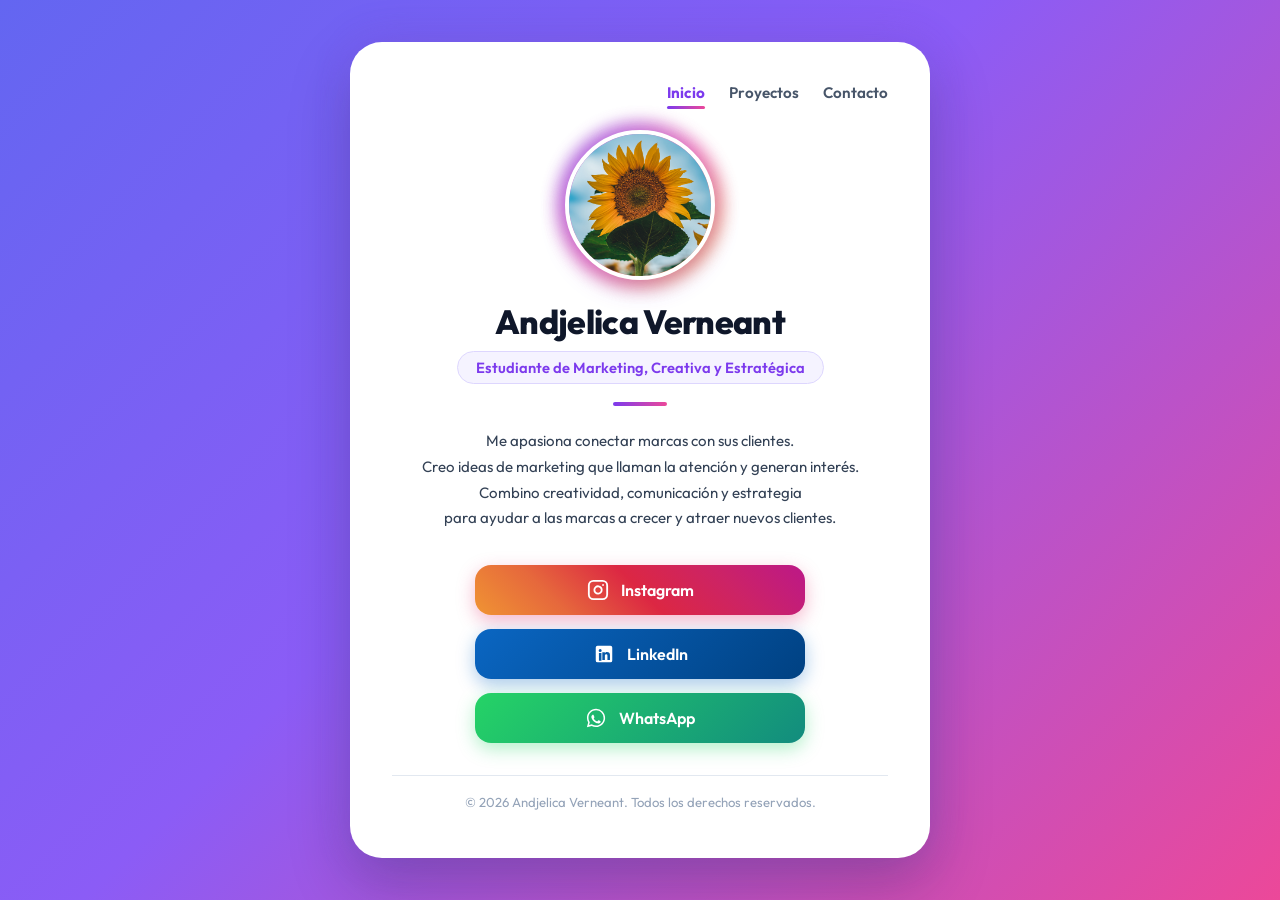
<file: index.html>
<!DOCTYPE html>
<html lang="es">

<head>
    <meta charset="UTF-8">
    <meta name="viewport" content="width=device-width, initial-scale=1.0">
    <title>Andjelica Verneant - Portafolio</title>

    <!-- Vinculación de estilos CSS -->
    <link rel="stylesheet" href="css/style.css">

    <!-- Tipografía Google Fonts: Outfit -->
    <link rel="preconnect" href="https://fonts.googleapis.com">
    <link rel="preconnect" href="https://fonts.gstatic.com" crossorigin>
    <link href="https://fonts.googleapis.com/css2?family=Outfit:wght@300;400;500;600;700&display=swap" rel="stylesheet">

    <!-- Librería de animaciones AOS (Animate On Scroll) -->
    <link rel="stylesheet" href="https://unpkg.com/aos@next/dist/aos.css" />
</head>

<body>

    <!-- TARJETA PRINCIPAL (CARD) -->
    <main class="card" data-aos="fade-up" data-aos-duration="700">

        <!-- 1. MENÚ DE NAVEGACIÓN SUPERIOR -->
        <nav class="nav-menu">
            <ul>
                <li><a href="index.html" class="active">Inicio</a></li>
                <li><a href="proyectos.html">Proyectos</a></li>
                <li><a href="contacto.html">Contacto</a></li>
            </ul>
        </nav>

        <!-- 2. AVATAR / FOTO DE PERFIL -->
        <div class="avatar-container" data-aos="zoom-in" data-aos-delay="200">
            <img src="img/avatar.jpg" alt="Foto de perfil de Andjelica Verneant" class="avatar-img">
        </div>

        <!-- 3. INFORMACIÓN PERSONAL Y BIOGRAFÍA -->
        <header data-aos="fade-up" data-aos-delay="300">
            <h1 class="profile-name">Andjelica Verneant</h1>
            <p class="profile-tagline">Estudiante de Marketing, Creativa y Estratégica</p>
            <div class="accent-line"></div>
        </header>

        <section class="profile-bio" data-aos="fade-up" data-aos-delay="400">
            <p>
                Me apasiona conectar marcas con sus clientes.<br>
                Creo ideas de marketing que llaman la atención y generan interés.<br>
                Combino creatividad, comunicación y estrategia<br>
                para ayudar a las marcas a crecer y atraer nuevos clientes.
            </p>
        </section>
        <!-- 4. ENLACES Y REDES SOCIALES -->
        <section class="social-links" data-aos="fade-up" data-aos-delay="500">
            <a href="https://instagram.com" target="_blank" rel="noopener noreferrer" class="social-btn">
                <!-- Icono de Instagram -->
                <svg class="icon" viewBox="0 0 24 24" fill="none" stroke="currentColor" stroke-width="2"
                    stroke-linecap="round" stroke-linejoin="round">
                    <rect x="2" y="2" width="20" height="20" rx="5" ry="5"></rect>
                    <path d="M16 11.37A4 4 0 1 1 12.63 8 4 4 0 0 1 16 11.37z"></path>
                    <line x1="17.5" y1="6.5" x2="17.51" y2="6.5"></line>
                </svg>
                <span>Instagram</span>
            </a>

            <a href="https://linkedin.com" target="_blank" rel="noopener noreferrer" class="social-btn">
                <!-- Icono de LinkedIn -->
                <svg class="icon icon-linkedin" viewBox="0 0 24 24" fill="currentColor">
                    <path
                        d="M19 3a2 2 0 0 1 2 2v14a2 2 0 0 1-2 2H5a2 2 0 0 1-2-2V5a2 2 0 0 1 2-2h14m-.5 15.5v-5.3a3.26 3.26 0 0 0-3.26-3.26c-.85 0-1.84.52-2.28 1.3v-1.11h-2.79v8.37h2.79v-4.93c0-.77.62-1.4 1.39-1.4a1.4 1.4 0 0 1 1.4 1.4v4.93h2.75M6.46 10.9v8.37H9.2V10.9H6.46M7.83 6.45a1.64 1.64 0 1 0 0 3.28 1.64 1.64 0 0 0 0-3.28z" />
                </svg>
                <span>LinkedIn</span>
            </a>

            <a href="https://whatsapp.com" target="_blank" rel="noopener noreferrer" class="social-btn">
                <!-- Icono de WhatsApp -->
                <svg class="icon" viewBox="0 0 24 24" fill="currentColor">
                    <path
                        d="M12.04 2c-5.46 0-9.91 4.45-9.91 9.91 0 1.75.46 3.45 1.32 4.95L2.05 22l5.25-1.38c1.45.79 3.08 1.21 4.74 1.21 5.46 0 9.91-4.45 9.91-9.91 0-2.65-1.03-5.14-2.9-7.01A9.816 9.816 0 0 0 12.04 2zm.01 1.67c2.2 0 4.26.86 5.82 2.42a8.225 8.225 0 0 1 2.41 5.83c0 4.54-3.7 8.24-8.24 8.24-1.48 0-2.93-.4-4.2-1.15l-.3-.18-3.12.82.83-3.04-.2-.31a8.196 8.196 0 0 1-1.26-4.38c0-4.54 3.7-8.24 8.24-8.24zm4.52 11.64c-.25-.13-1.47-.72-1.7-.81-.23-.08-.39-.13-.56.13-.17.25-.64.81-.79.97-.14.17-.29.19-.54.06-.25-.13-1.06-.39-2.02-1.25-.75-.67-1.26-1.5-1.41-1.75-.14-.25-.02-.39.11-.51.11-.11.25-.29.37-.44.13-.14.17-.25.25-.42.08-.17.04-.31-.02-.44-.06-.13-.56-1.35-.77-1.85-.2-.49-.41-.42-.56-.43h-.48c-.17 0-.44.06-.67.31-.23.25-.87.85-.87 2.08 0 1.23.89 2.42 1.02 2.59.13.17 1.76 2.69 4.27 3.77.6.26 1.07.41 1.43.53.6.19 1.15.16 1.58.1.48-.07 1.47-.6 1.68-1.18.21-.58.21-1.07.15-1.18-.07-.1-.23-.17-.48-.3z" />
                </svg>
                <span>WhatsApp</span>
            </a>
        </section>

        <!-- 5. PIE DE PÁGINA / FOOTER SEMÁNTICO -->
        <footer class="card-footer">
            <p>&copy; 2026 Andjelica Verneant. Todos los derechos reservados.</p>
        </footer>

    </main>

    <!-- Librería AOS para animaciones dinámicas -->
    <script src="https://unpkg.com/aos@next/dist/aos.js"></script>
    <script>
        AOS.init({
            duration: 800,
            once: true
        });
    </script>
</body>

</html>
</file>
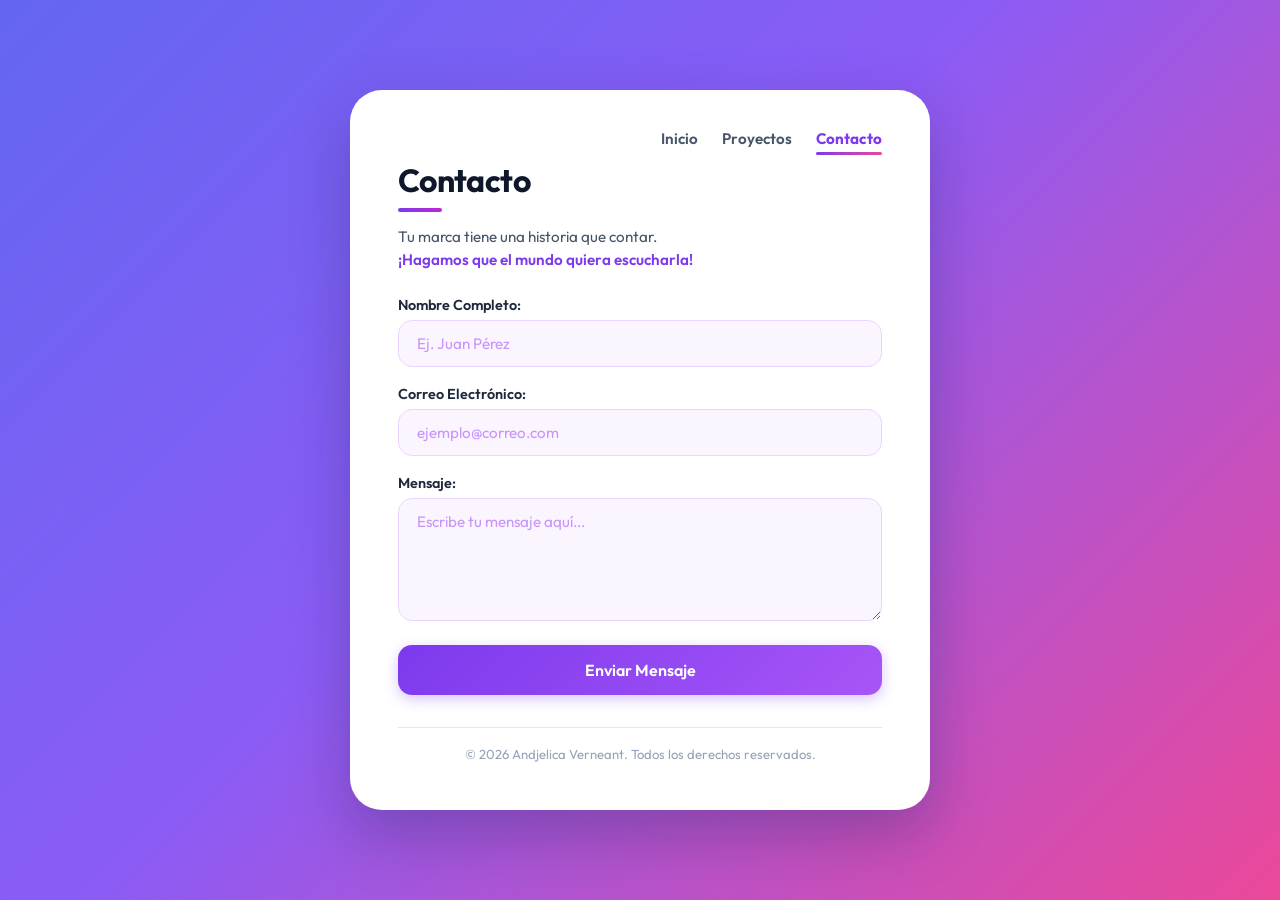
<file: contacto.html>
<!DOCTYPE html>
<html lang="es">

<head>
    <meta charset="UTF-8">
    <meta name="viewport" content="width=device-width, initial-scale=1.0">
    <title>Contacto - Andjelica Verneant</title>

    <!-- Vinculación de estilos CSS compartidos -->
    <link rel="stylesheet" href="css/style.css">

    <!-- Tipografía Google Fonts: Outfit -->
    <link rel="preconnect" href="https://fonts.googleapis.com">
    <link rel="preconnect" href="https://fonts.gstatic.com" crossorigin>
    <link href="https://fonts.googleapis.com/css2?family=Outfit:wght@300;400;500;600;700&display=swap" rel="stylesheet">

    <!-- Librería de animaciones AOS (Animate On Scroll) -->
    <link rel="stylesheet" href="https://unpkg.com/aos@next/dist/aos.css" />
</head>

<body>

    <!-- TARJETA PRINCIPAL (CARD) -->
    <main class="card card-contact" data-aos="fade-up" data-aos-duration="700">

        <!-- 1. MENÚ DE NAVEGACIÓN SUPERIOR -->
        <nav class="nav-menu">
            <ul>
                <li><a href="index.html">Inicio</a></li>
                <li><a href="proyectos.html">Proyectos</a></li>
                <li><a href="contacto.html" class="active">Contacto</a></li>
            </ul>
        </nav>

        <!-- 2. ENCABEZADO DE LA SECCIÓN DE CONTACTO -->
        <header class="contact-header" data-aos="fade-down" data-aos-delay="200">
            <h1 class="contact-title">Contacto</h1>
            <div class="accent-line contact-accent-line"></div>
            <p class="contact-subtitle">Tu marca tiene una historia que contar.<br><strong>¡Hagamos que el mundo quiera escucharla!</strong></p>
        </header>

        <!-- 3. FORMULARIO DE CONTACTO -->
        <form action="#" method="POST" class="contact-form" data-aos="zoom-in" data-aos-delay="300">
            <div class="form-group">
                <label for="username">Nombre Completo:</label>
                <input type="text" id="username" name="username" placeholder="Ej. Juan Pérez" required>
            </div>

            <div class="form-group">
                <label for="email">Correo Electrónico:</label>
                <input type="email" id="email" name="email" placeholder="ejemplo@correo.com" required>
            </div>

            <div class="form-group">
                <label for="message">Mensaje:</label>
                <textarea id="message" name="message" rows="5" placeholder="Escribe tu mensaje aquí..." required></textarea>
            </div>

            <button type="submit" class="btn-submit">Enviar Mensaje</button>
        </form>

        <!-- 4. PIE DE PÁGINA / FOOTER SEMÁNTICO -->
        <footer class="card-footer">
            <p>&copy; 2026 Andjelica Verneant. Todos los derechos reservados.</p>
        </footer>

    </main>

    <!-- Librería AOS para animaciones dinámicas -->
    <script src="https://unpkg.com/aos@next/dist/aos.js"></script>
    <script>
        AOS.init({
            duration: 800,
            once: true
        });
    </script>
</body>

</html>
</file>
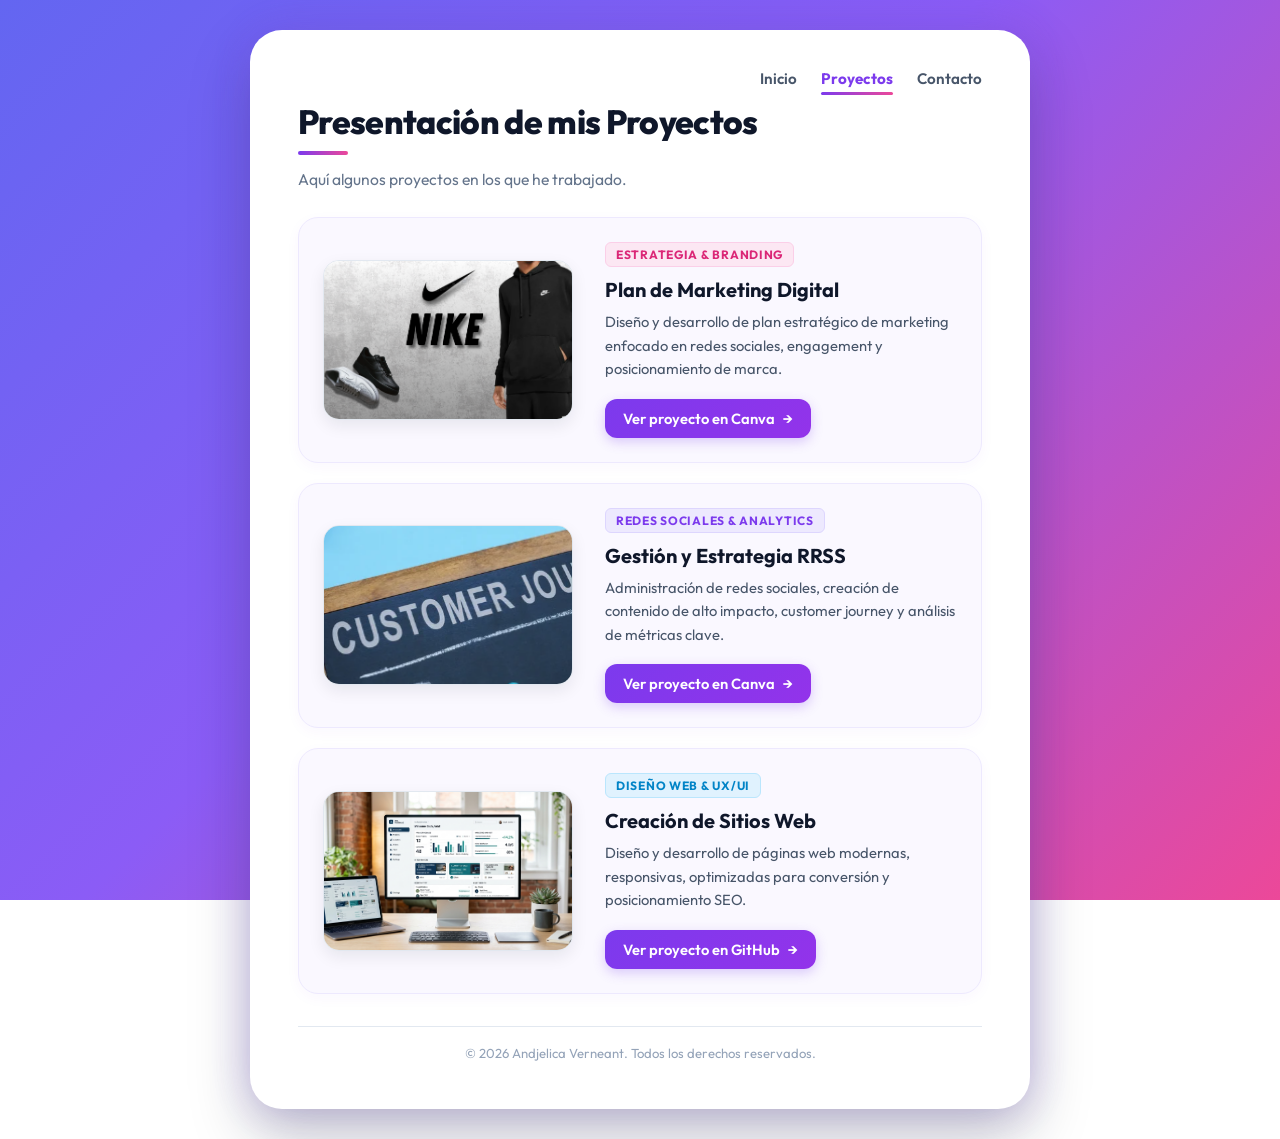
<file: proyectos.html>
<!DOCTYPE html>
<html lang="es">

<head>
    <meta charset="UTF-8">
    <meta name="viewport" content="width=device-width, initial-scale=1.0">
    <title>Proyectos - Andjelica Verneant</title>

    <!-- Vinculación de estilos CSS compartidos -->
    <link rel="stylesheet" href="css/style.css">

    <!-- Tipografía Google Fonts: Outfit -->
    <link rel="preconnect" href="https://fonts.googleapis.com">
    <link rel="preconnect" href="https://fonts.gstatic.com" crossorigin>
    <link href="https://fonts.googleapis.com/css2?family=Outfit:wght@300;400;500;600;700&display=swap" rel="stylesheet">

    <!-- Librería de animaciones AOS (Animate On Scroll) -->
    <link rel="stylesheet" href="https://unpkg.com/aos@next/dist/aos.css" />
</head>

<body>

    <!-- TARJETA PRINCIPAL (CARD) -->
    <main class="card card-projects" data-aos="fade-up" data-aos-duration="700">

        <!-- 1. MENÚ DE NAVEGACIÓN SUPERIOR -->
        <nav class="nav-menu">
            <ul>
                <li><a href="index.html">Inicio</a></li>
                <li><a href="proyectos.html" class="active">Proyectos</a></li>
                <li><a href="contacto.html">Contacto</a></li>
            </ul>
        </nav>

        <!-- 2. ENCABEZADO DE LA SECCIÓN DE PROYECTOS -->
        <header class="projects-header" data-aos="fade-down" data-aos-delay="200">
            <h1 class="projects-title">Presentación de mis Proyectos</h1>
            <div class="accent-line project-accent-line"></div>
            <p class="projects-subtitle">Aquí algunos proyectos en los que he trabajado.</p>
        </header>

        <!-- 3. LISTA DE PROYECTOS -->
        <section class="projects-list">

            <!-- Proyecto 1: Plan de marketing -->
            <article class="project-item" data-aos="fade-up" data-aos-delay="300">
                <div class="project-image-container">
                    <img src="img/proyecto1.png" alt="Mockup de Plan de Marketing Nike"
                        class="project-img">
                </div>
                <div class="project-info">
                    <span class="project-tag tag-marketing">Estrategia & Branding</span>
                    <h2 class="project-name">Plan de Marketing Digital</h2>
                    <p class="project-desc">
                        Diseño y desarrollo de plan estratégico de marketing enfocado en redes sociales, engagement y posicionamiento de marca.
                    </p>
                    <a href="https://www.canva.com/design/DAHMwsQOOeo/CcwUAXFM3NVBeuFpCrg8dg/edit" target="_blank" rel="noopener noreferrer" class="project-link">
                        Ver proyecto en Canva <span class="arrow">&rarr;</span>
                    </a>
                </div>
            </article>

            <!-- Proyecto 2: Gestión RRSS -->
            <article class="project-item" data-aos="fade-up" data-aos-delay="400">
                <div class="project-image-container">
                    <img src="img/proyecto2.png" alt="Customer Journey y Gestión de RRSS" class="project-img">
                </div>
                <div class="project-info">
                    <span class="project-tag tag-rrss">Redes Sociales & Analytics</span>
                    <h2 class="project-name">Gestión y Estrategia RRSS</h2>
                    <p class="project-desc">
                        Administración de redes sociales, creación de contenido de alto impacto, customer journey y análisis de métricas clave.
                    </p>
                    <a href="https://www.canva.com/design/DAHUjZWdCc8/6yDhE0vVWj_7vjn0vVEEAA/edit" target="_blank" rel="noopener noreferrer" class="project-link">
                        Ver proyecto en Canva <span class="arrow">&rarr;</span>
                    </a>
                </div>
            </article>

            <!-- Proyecto 3: Creación sitios web -->
            <article class="project-item" data-aos="fade-up" data-aos-delay="500">
                <div class="project-image-container">
                    <img src="img/proyecto3.jpg" alt="Mockup de Diseño y Creación de Sitios Web" class="project-img">
                </div>
                <div class="project-info">
                    <span class="project-tag tag-web">Diseño Web & UX/UI</span>
                    <h2 class="project-name">Creación de Sitios Web</h2>
                    <p class="project-desc">
                        Diseño y desarrollo de páginas web modernas, responsivas, optimizadas para conversión y posicionamiento SEO.
                    </p>
                    <a href="https://github.com" target="_blank" rel="noopener noreferrer" class="project-link">
                        Ver proyecto en GitHub <span class="arrow">&rarr;</span>
                    </a>
                </div>
            </article>

        </section>

        <!-- 4. PIE DE PÁGINA / FOOTER SEMÁNTICO -->
        <footer class="card-footer">
            <p>&copy; 2026 Andjelica Verneant. Todos los derechos reservados.</p>
        </footer>

    </main>

    <!-- Librería AOS para animaciones dinámicas -->
    <script src="https://unpkg.com/aos@next/dist/aos.js"></script>
    <script>
        AOS.init({
            duration: 800,
            once: true
        });
    </script>
</body>

</html>
</file>
<file: css/style.css>
/* ==========================================================================
   1. RESET Y CONFIGURACIÓN BASE
   ========================================================================== */
* {
    margin: 0;
    padding: 0;
    box-sizing: border-box;
    /* Incluye bordes y padding en el ancho total */
}

body {
    font-family: 'Outfit', -apple-system, BlinkMacSystemFont, 'Segoe UI', Roboto, sans-serif;
    background: linear-gradient(135deg, #6366f1 0%, #8b5cf6 45%, #ec4899 100%);
    background-attachment: fixed;

    /* Centrado absoluto con Flexbox */
    display: flex;
    justify-content: center;
    align-items: center;
    min-height: 100vh;
    padding: 30px 16px;
    color: #0f172a;
}

/* ==========================================================================
   2. CONTENEDOR PRINCIPAL (TARJETA)
   ========================================================================== */
.card {
    background: #ffffff;
    width: 100%;
    max-width: 580px;
    /* Ancho máximo en escritorio */
    border-radius: 32px;
    box-shadow: 0 25px 60px rgba(15, 23, 42, 0.25), 0 0 40px rgba(139, 92, 246, 0.3);
    /* Sombra elegante y luminosa morada */
    padding: 40px 42px 48px;
    text-align: center;
}

/* ==========================================================================
   3. MENÚ DE NAVEGACIÓN
   ========================================================================== */
.nav-menu ul {
    display: flex;
    justify-content: flex-end;
    /* Alinea los enlaces a la derecha */
    gap: 24px;
    list-style: none;
    /* Elimina las viñetas por defecto */
}

.nav-menu a {
    text-decoration: none;
    font-size: 0.95rem;
    font-weight: 600;
    color: #475569;
    padding-bottom: 4px;
    position: relative;
    transition: all 0.25s ease;
}

.nav-menu a:hover {
    color: #7c3aed;
    /* Color púrpura al pasar el mouse */
}

/* Línea indicadora del enlace activo (Inicio) */
.nav-menu a.active {
    color: #7c3aed;
    font-weight: 700;
}

.nav-menu a.active::after {
    content: '';
    position: absolute;
    bottom: -3px;
    left: 0;
    width: 100%;
    height: 3.5px;
    background: linear-gradient(90deg, #7c3aed, #ec4899);
    /* Barra degradada púrpura/magenta */
    border-radius: 4px;
}

/* ==========================================================================
   4. AVATAR / FOTO DE PERFIL
   ========================================================================== */
.avatar-container {
    margin: 28px auto 20px;
    width: 150px;
    height: 150px;
    position: relative;
    display: flex;
    justify-content: center;
    align-items: center;
}

/* Efecto de halo circular suave alrededor de la foto */
.avatar-container::before {
    content: '';
    position: absolute;
    inset: -8px;
    border-radius: 50%;
    background: linear-gradient(135deg, #7c3aed 0%, #ec4899 50%, #f59e0b 100%);
    z-index: 1;
    filter: blur(8px);
    opacity: 0.75;
}

.avatar-img {
    width: 100%;
    height: 100%;
    border-radius: 50%;
    object-fit: cover;
    /* Evita que la foto se deforme o estire */
    position: relative;
    z-index: 2;
    border: 4px solid #ffffff;
    /* Borde blanco limpio */
    box-shadow: 0 8px 24px rgba(124, 58, 237, 0.3);
}

/* ==========================================================================
   5. TEXTOS Y BIOGRAFÍA
   ========================================================================== */
.profile-name {
    font-size: 2.1rem;
    font-weight: 800;
    color: #0f172a;
    letter-spacing: -0.02em;
    margin-bottom: 8px;
}

.profile-tagline {
    display: inline-block;
    font-size: 0.92rem;
    font-weight: 600;
    color: #7c3aed;
    background: #f5f3ff;
    padding: 6px 18px;
    border-radius: 9999px;
    border: 1.5px solid #ddd6fe;
    margin-bottom: 18px;
}

/* Línea decorativa central */
.accent-line {
    width: 54px;
    height: 4px;
    background: linear-gradient(90deg, #7c3aed, #ec4899);
    /* Color de acento degradado morado/fucsia */
    border-radius: 9999px;
    margin: 0 auto 22px;
}

.profile-bio p {
    font-size: 0.94rem;
    line-height: 1.7;
    color: #334155;
    max-width: 450px;
    margin: 0 auto 34px;
}

/* ==========================================================================
   6. BOTONES DE ENLACES / REDES SOCIALES (Con colores vibrantes oficiales)
   ========================================================================== */
.social-links {
    display: flex;
    flex-direction: column;
    gap: 14px;
    max-width: 330px;
    margin: 0 auto;
}

.social-btn {
    display: flex;
    align-items: center;
    justify-content: center;
    gap: 12px;
    padding: 14px 24px;
    border-radius: 16px;
    color: #ffffff;
    text-decoration: none;
    font-size: 1rem;
    font-weight: 600;
    transition: all 0.3s cubic-bezier(0.4, 0, 0.2, 1);
}

/* Tamaño de los iconos vectoriales SVG */
.social-btn .icon {
    width: 22px;
    height: 22px;
    color: #ffffff;
    /* Color del icono en blanco */
    flex-shrink: 0;
}

/* Botón 1: Instagram (Degradado oficial) */
.social-btn:nth-child(1) {
    background: linear-gradient(45deg, #f09433 0%, #e6683c 25%, #dc2743 50%, #cc2366 75%, #bc1888 100%);
    box-shadow: 0 6px 18px rgba(225, 48, 108, 0.35);
}

.social-btn:nth-child(1):hover {
    transform: translateY(-3px);
    box-shadow: 0 10px 24px rgba(225, 48, 108, 0.5);
    filter: brightness(1.08);
}

/* Botón 2: LinkedIn (Azul oficial) */
.social-btn:nth-child(2) {
    background: linear-gradient(135deg, #0a66c2 0%, #004182 100%);
    box-shadow: 0 6px 18px rgba(10, 102, 194, 0.35);
}

.social-btn:nth-child(2):hover {
    transform: translateY(-3px);
    box-shadow: 0 10px 24px rgba(10, 102, 194, 0.5);
    filter: brightness(1.08);
}

/* Botón 3: WhatsApp (Verde oficial) */
.social-btn:nth-child(3) {
    background: linear-gradient(135deg, #25d366 0%, #128c7e 100%);
    box-shadow: 0 6px 18px rgba(37, 211, 102, 0.35);
}

.social-btn:nth-child(3):hover {
    transform: translateY(-3px);
    box-shadow: 0 10px 24px rgba(37, 211, 102, 0.5);
    filter: brightness(1.08);
}

/* ==========================================================================
   7. PÁGINA DE PROYECTOS (proyectos.html)
   ========================================================================== */
.card-projects {
    max-width: 780px;
    /* Ancho ampliado para distribución en dos columnas */
    text-align: left;
    /* Alineación del contenido a la izquierda */
    padding: 38px 48px 48px;
}

.projects-header {
    margin-top: 12px;
    margin-bottom: 28px;
}

.projects-title {
    font-size: 2.1rem;
    font-weight: 800;
    color: #0f172a;
    letter-spacing: -0.02em;
    margin-bottom: 8px;
}

/* Línea de acento alineada a la izquierda */
.project-accent-line {
    margin: 0 0 14px 0;
    width: 50px;
    height: 4px;
    background: linear-gradient(90deg, #7c3aed, #ec4899);
    border-radius: 9999px;
}

.projects-subtitle {
    font-size: 0.98rem;
    color: #64748b;
    font-weight: 400;
}

/* Lista y contenedor de artículos de proyectos */
.projects-list {
    display: flex;
    flex-direction: column;
    gap: 20px;
}

.project-item {
    display: flex;
    align-items: center;
    justify-content: space-between;
    gap: 32px;
    padding: 24px;
    background: #faf8ff;
    border: 1.5px solid #ede9fe;
    border-radius: 20px;
    box-shadow: 0 4px 14px rgba(124, 58, 237, 0.04);
    transition: all 0.3s cubic-bezier(0.4, 0, 0.2, 1);
}

.project-item:hover {
    background: #ffffff;
    border-color: #c4b5fd;
    transform: translateY(-4px);
    box-shadow: 0 12px 30px rgba(124, 58, 237, 0.12);
}

.project-info {
    flex: 1;
    min-width: 0;
}

/* Etiquetas de categoría de proyectos */
.project-tag {
    display: inline-block;
    font-size: 0.75rem;
    font-weight: 700;
    text-transform: uppercase;
    letter-spacing: 0.06em;
    padding: 4px 10px;
    border-radius: 6px;
    margin-bottom: 10px;
}

.tag-marketing {
    background-color: #fce7f3;
    color: #db2777;
    border: 1px solid #fbcfe8;
}

.tag-rrss {
    background-color: #ede9fe;
    color: #7c3aed;
    border: 1px solid #ddd6fe;
}

.tag-web {
    background-color: #e0f2fe;
    color: #0284c7;
    border: 1px solid #bae6fd;
}

.project-name {
    font-size: 1.25rem;
    font-weight: 700;
    color: #0f172a;
    margin-bottom: 8px;
}

.project-desc {
    font-size: 0.92rem;
    line-height: 1.6;
    color: #475569;
    margin-bottom: 18px;
    max-width: 380px;
}

/* Enlace / Botón de acción con flecha */
.project-link {
    display: inline-flex;
    align-items: center;
    gap: 8px;
    background: linear-gradient(135deg, #7c3aed 0%, #9333ea 100%);
    color: #ffffff;
    text-decoration: none;
    font-size: 0.92rem;
    font-weight: 600;
    padding: 10px 18px;
    border-radius: 12px;
    box-shadow: 0 4px 12px rgba(124, 58, 237, 0.25);
    transition: all 0.25s ease;
}

.project-link .arrow {
    transition: transform 0.25s ease;
    display: inline-block;
}

.project-link:hover {
    transform: translateX(3px);
    box-shadow: 0 6px 18px rgba(124, 58, 237, 0.4);
    filter: brightness(1.08);
}

.project-link:hover .arrow {
    transform: translateX(4px);
}

/* Contenedor de la imagen / mockup */
.project-image-container {
    width: 250px;
    height: 160px;
    flex-shrink: 0;
    border-radius: 16px;
    overflow: hidden;
    background-color: #f8fafc;
    border: 1.5px solid #e2e8f0;
    box-shadow: 0 6px 16px rgba(15, 23, 42, 0.08);
    transition: all 0.3s ease;
}

.project-img {
    width: 100%;
    height: 100%;
    object-fit: cover;
    display: block;
    transition: transform 0.35s ease;
}

.project-item:hover .project-image-container {
    box-shadow: 0 10px 25px rgba(124, 58, 237, 0.25);
    border-color: #c4b5fd;
}

.project-item:hover .project-img {
    transform: scale(1.06);
}

/* ==========================================================================
   8. PÁGINA DE CONTACTO (contacto.html)
   ========================================================================== */
.card-contact {
    max-width: 580px;
    text-align: left;
    padding: 38px 48px 48px;
}

.contact-header {
    margin-top: 12px;
    margin-bottom: 24px;
}

.contact-title {
    font-size: 2rem;
    font-weight: 700;
    color: #0f172a;
    letter-spacing: -0.02em;
    margin-bottom: 8px;
}

.contact-accent-line {
    margin: 0 0 14px 0;
    width: 44px;
    height: 3.5px;
    background: linear-gradient(90deg, #7c3aed, #c026d3);
    border-radius: 9999px;
}

.contact-subtitle {
    font-size: 0.95rem;
    color: #475569;
    font-weight: 400;
    line-height: 1.5;
}

.contact-subtitle strong {
    color: #7c3aed;
    font-weight: 600;
}

/* Formulario */
.contact-form {
    display: flex;
    flex-direction: column;
    gap: 18px;
}

.form-group {
    display: flex;
    flex-direction: column;
    gap: 6px;
}

.form-group label {
    font-size: 0.9rem;
    font-weight: 600;
    color: #1e293b;
}

.form-group input,
.form-group textarea {
    width: 100%;
    padding: 13px 18px;
    font-family: inherit;
    font-size: 0.95rem;
    color: #0f172a;
    background-color: #faf5ff;
    border: 1.5px solid #e9d5ff;
    border-radius: 14px;
    outline: none;
    transition: all 0.25s ease;
}

.form-group input::placeholder,
.form-group textarea::placeholder {
    color: #a855f7;
    opacity: 0.6;
}

.form-group input:focus,
.form-group textarea:focus {
    background-color: #ffffff;
    border-color: #8b5cf6;
    box-shadow: 0 0 0 4px rgba(139, 92, 246, 0.2);
}

.form-group textarea {
    resize: vertical;
    min-height: 110px;
}

.btn-submit {
    display: inline-flex;
    align-items: center;
    justify-content: center;
    padding: 15px 26px;
    background: linear-gradient(135deg, #7c3aed 0%, #a855f7 100%);
    color: #ffffff;
    border: none;
    border-radius: 14px;
    font-family: inherit;
    font-size: 1rem;
    font-weight: 600;
    cursor: pointer;
    transition: all 0.25s cubic-bezier(0.4, 0, 0.2, 1);
    margin-top: 6px;
    box-shadow: 0 4px 14px rgba(124, 58, 237, 0.3);
}

.btn-submit:hover {
    transform: translateY(-2px);
    box-shadow: 0 8px 24px rgba(124, 58, 237, 0.45);
    filter: brightness(1.05);
}

.btn-submit:active {
    transform: translateY(0);
}

/* ==========================================================================
   8.1 PIE DE PÁGINA / FOOTER (HTML5 Semántico)
   ========================================================================== */
.card-footer {
    margin-top: 32px;
    padding-top: 18px;
    border-top: 1px solid #e2e8f0;
    font-size: 0.82rem;
    color: #94a3b8;
    text-align: center;
}

/* ==========================================================================
   9. RESPONSIVE DESIGN (MÓVILES Y PANTALLAS PEQUEÑAS)
   ========================================================================== */
@media (max-width: 680px) {

    .card-projects,
    .card-contact {
        padding: 28px 20px 36px;
    }

    .project-item {
        flex-direction: column-reverse;
        align-items: stretch;
        gap: 16px;
        padding: 22px 0;
    }

    .project-image-container {
        width: 100%;
        height: 180px;
    }

    .project-desc {
        max-width: 100%;
    }
}

@media (max-width: 480px) {
    .card {
        padding: 28px 20px 36px;
    }

    .profile-name,
    .projects-title,
    .contact-title {
        font-size: 1.6rem;
    }

    .profile-tagline {
        font-size: 0.9rem;
    }

    .profile-bio p {
        font-size: 0.88rem;
    }
}
</file>
